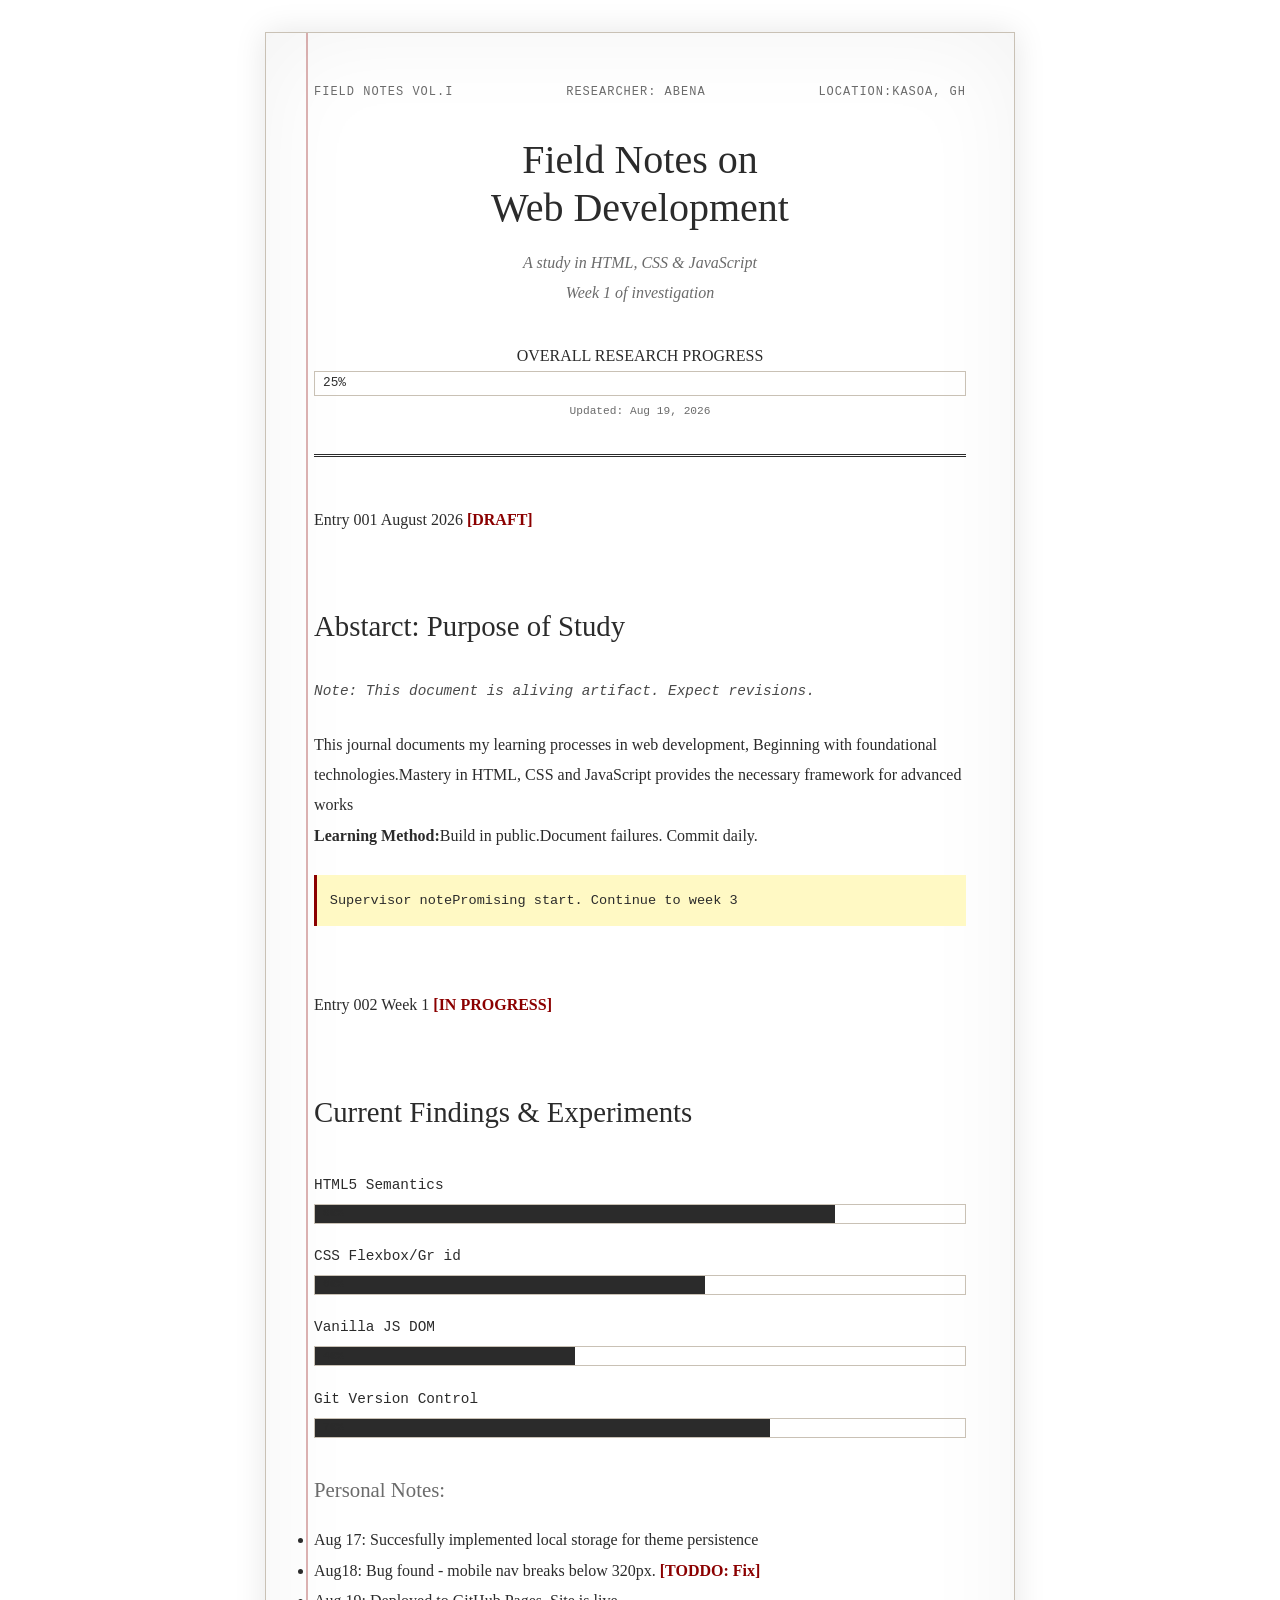
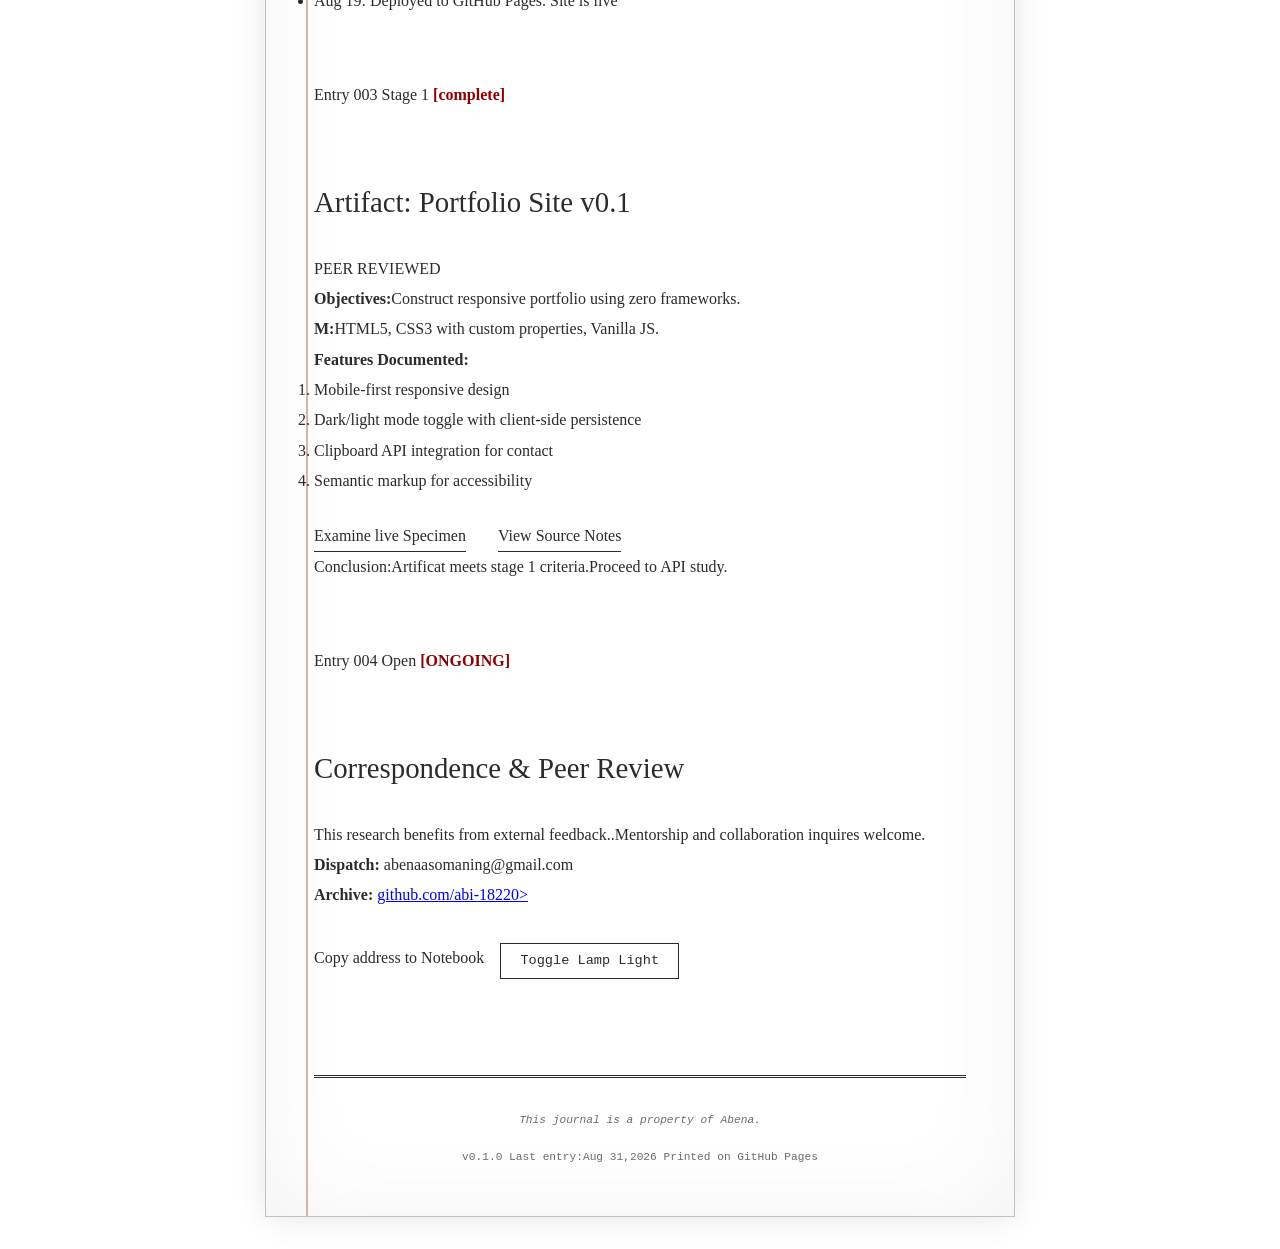
<file: INDEX.HTML>
<!DOCTYPE html>
    <html lang="en">
    <head>
        <meta charset="UTF-8">
        <meta name="viewport" content="width=device-width,initial-scale=1.0">
    <title>Field Notes | Abena -Portfolio </title>
        <link rel="stylesheet" href="style.css">
    </head>
    <body>

        <div class="journal">
            <header class="cover">
                <div class="entry-meta">
                    <span>FIELD NOTES VOL.I</span>
                    <span>RESEARCHER: ABENA</span>
                    <span>LOCATION:KASOA, GH</span>
           </div>
           <h1 class="title">Field Notes on<br>Web Development</h1>
           <div class="subtitle"> A study in HTML, CSS & JavaScript<br>Week 1 of investigation</div>

                <div class="progress container">
                    <div class="progress label">OVERALL RESEARCH PROGRESS</div>
                    <div class="progress-bar">
                        <div class="progress-fill" style="width: 25%;">25%</div>
                    </div>
                    <div class="progress-note">Updated: Aug 19, 2026</div>
                </div>
            </header>

                <article class="entry" id="abstact">
                    <div class="entry header">
                        <span class="entry-num">Entry 001</span>
                        <span class="entry data">August 2026</span>
                        <span class="entry-status">[DRAFT]</span>
                    </div>
                    <h2>Abstarct: Purpose of Study</h2>
                    <p class="handwritten-note">Note: This document is aliving artifact. Expect revisions.</p>
                    <p>
                        This journal documents my learning processes in web development,
                        Beginning with foundational technologies.Mastery in HTML, CSS and JavaScript provides the necessary framework for advanced works
                    </p>
                    <p>
                        <strong>Learning Method:</strong>Build in public.Document failures. Commit daily.
                    </p>

                    <div class="margin-note">
                        <span class="red pen">Supervisor note</span>Promising start. Continue to week 3
                    </div>
                </article>


           <article class="entry" id="abstact">
                    <div class="entry header">
                        <span class="entry-num">Entry 002</span>
                        <span class="entry data">Week 1</span>
                        <span class="entry-status">[IN PROGRESS]</span>
                    </div>
                    <h2>Current Findings & Experiments</h2>
                    
                <div class="skill-log">
                    <div class="skill-item">
                        <span>HTML5 Semantics</span>
                        <div class="skill-bar"><div class="skill-fill" style="width:80%;">80%</div></div>
                  </div>

                   
                    <div class="skill-item">
                        <span>CSS Flexbox/Gr id</span>
                        <div class="skill-bar"><div class="skill-fill" style="width:60%;">60%</div></div>
                  </div>


                   
                    <div class="skill-item">
                        <span>Vanilla JS DOM</span>
                        <div class="skill-bar"><div class="skill-fill" style="width:40%;">40%</div></div>
                  </div>



                   
                    <div class="skill-item">
                        <span>Git Version Control</span>
                        <div class="skill-bar"><div class="skill-fill" style="width:70%;">70%</div></div>
                  </div>
            </div>


              <h3>Personal Notes:</h3>
        <ul class="personal-notes">
            <li>Aug 17: Succesfully implemented local storage for theme persistence</li>
            <li>Aug18: Bug found - mobile nav breaks below 320px. <span class=red-pen>[TODDO: Fix]</span></li>
            <li>Aug 19: Deployed to GitHub Pages. Site is live</li>
        </ul>
        </article> 
        
        
             <article class="entry" id="abstact">
                    <div class="entry header">
                        <span class="entry-num">Entry 003</span>
                        <span class="entry data">Stage 1</span>
                        <span class="entry-status">[complete]</span>
                    </div>
                    <h2>Artifact: Portfolio Site v0.1</h2>
                    <div class="artificat-stamp">PEER REVIEWED</div>
                    <p><strong>Objectives:</strong>Construct responsive portfolio using zero frameworks.</p>
                     <p><strong>M:</strong>HTML5, CSS3 with custom properties, Vanilla JS.</p>
                     <p><strong>Features Documented:</strong></p>

                     <ol>
                        <li>Mobile-first responsive design</li>
                        <li>Dark/light mode toggle with client-side persistence</li>
                        <li>Clipboard API integration for contact</li>
                        <li>Semantic markup for accessibility</li>
                     </ol>
                        <div class="artifact-links">
                            <a href="https:// abi-18220.github.io/portfolio-site " target="_blank"> Examine live Specimen</a>
                            <a href="https://github.com/abi-18220/portfolio-site" target="_blank"> View Source Notes</a>
                        </div>
                        <div class="margin-notes">
                            <span class="red pen">Conclusion:</span>Artificat meets stage 1 criteria.Proceed to API study.
                        </div>
                        </article>


                          <article class="entry" id="contact">
                    <div class="entry header">
                        <span class="entry-num">Entry 004</span>
                        <span class="entry data">Open</span>
                        <span class="entry-status">[ONGOING]</span>
                    </div>
                    <h2>Correspondence & Peer Review</h2>
                    <p>This research benefits from external feedback..Mentorship and collaboration inquires welcome. </p>
                    <p><strong>Dispatch:</strong> <span id="email-text">abenaasomaning@gmail.com</span></p>
                    <p><strong>Archive:</strong> <a href="https://github.com/abi-18220" target="_blank"> github.com/abi-18220></a></p>


                        <div class="action-buttons">
                            <buttons id="copy-email" data-email="abenaasomaning@gmail.com">Copy address to Notebook</buttons>
                            <button id="theme-toggle">Toggle Lamp Light</button>
                        </div>
                            <span id="copy-status"></span>
                            </article>
                        </main>


                            <footer class="colophon">
                                <div class="footer-note">
                                    This journal is a property of Abena.
                                </div>
                                    <div class="version">
                                        v0.1.0 . Last entry: Aug 26. Printed on GitHub Pages
                                    </div>
                            </footer>
                            </div>

                                <script src="script.js"></script>
                                </body>
                                </html>
</file>
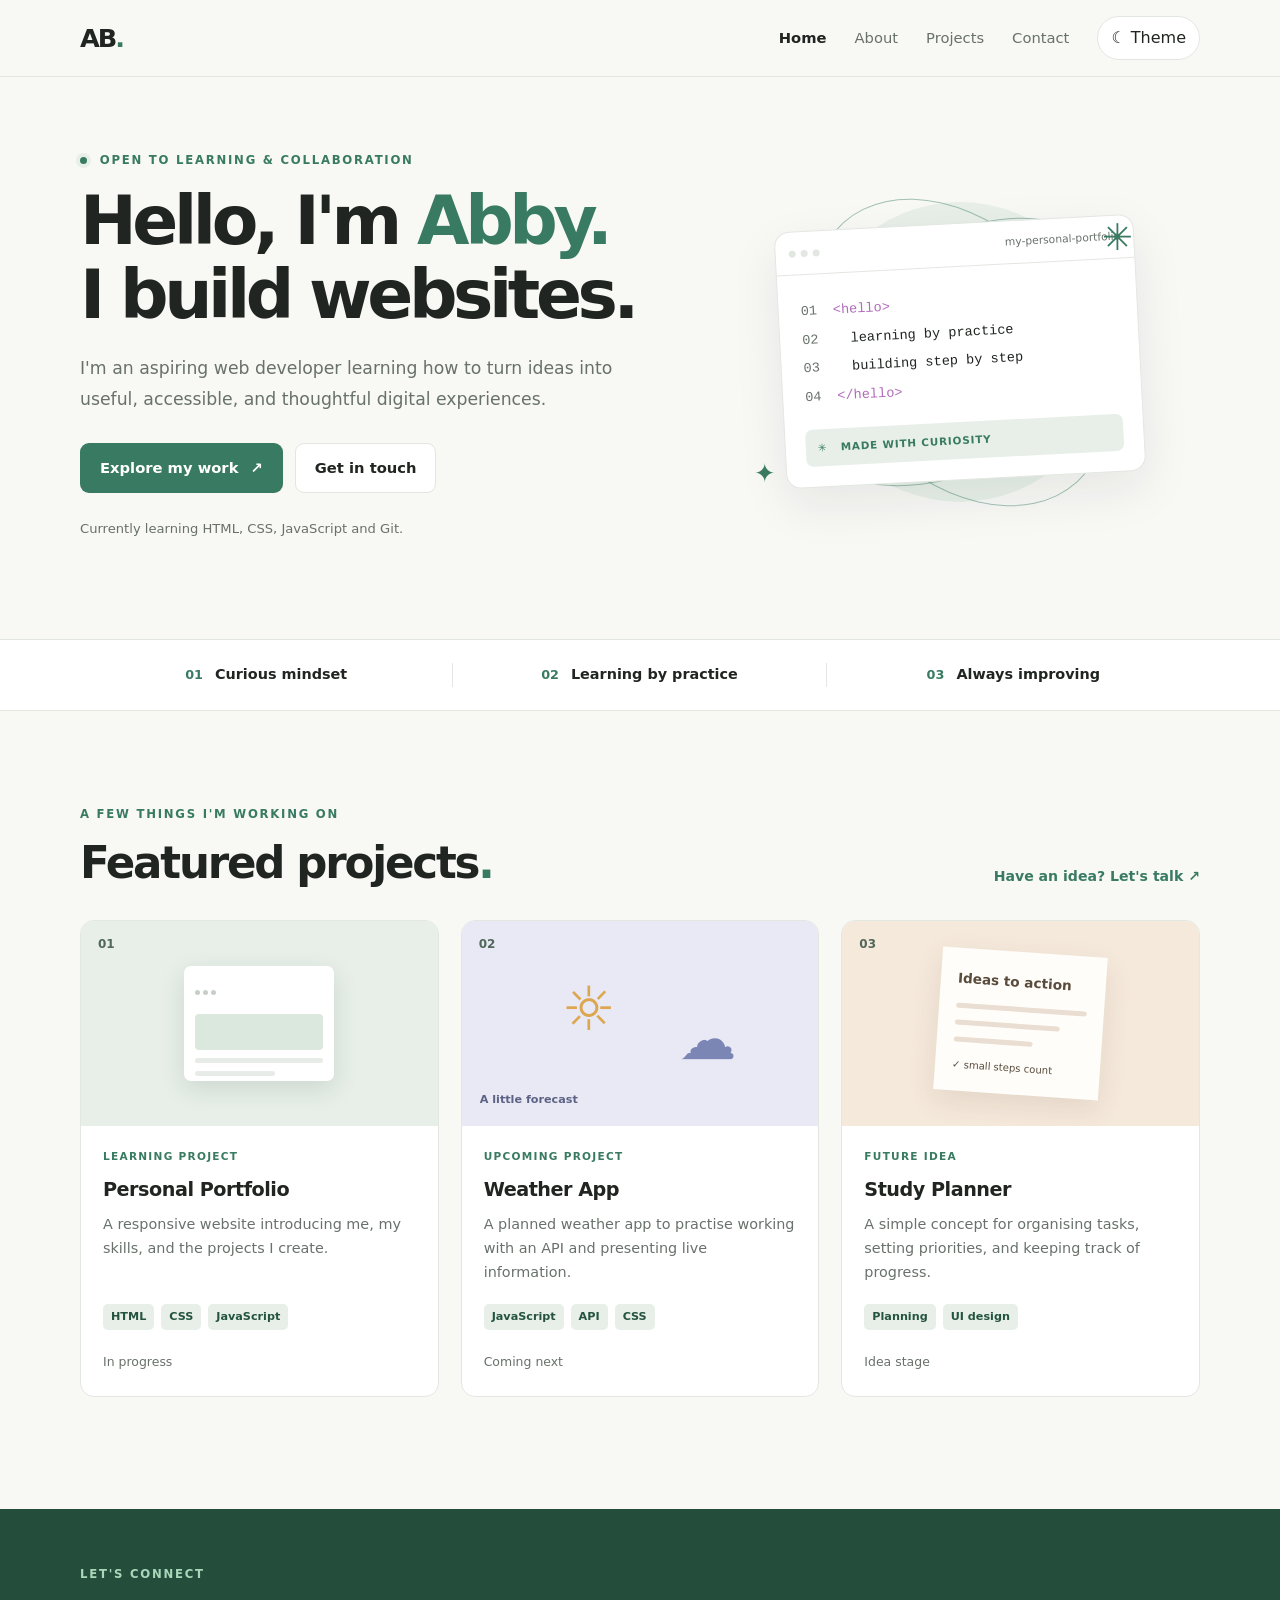
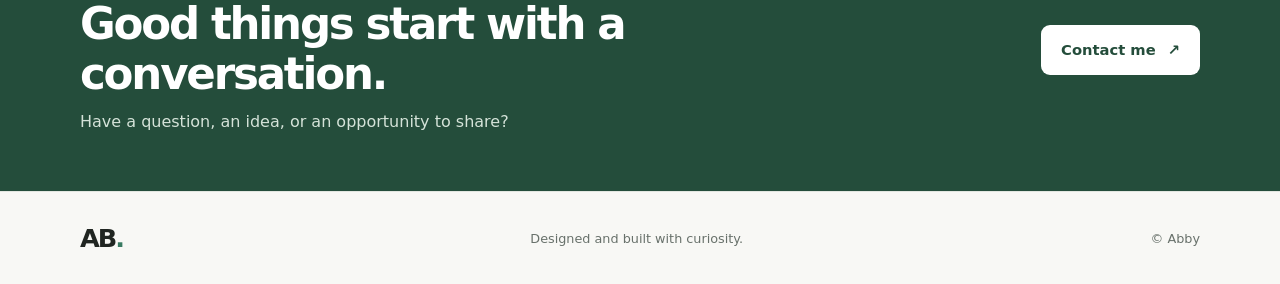
<file: PROJECT 2.0/index.html>
<!DOCTYPE html>
<html lang="en">
<head>
  <meta charset="UTF-8">
  <meta name="viewport" content="width=device-width, initial-scale=1.0">
  <meta name="description" content="The personal portfolio of Abena — learning, building, and sharing projects.">
  <title>Abby | Portfolio</title>
  <link rel="stylesheet" href="css/style.css">
  <script src="js/script.js" defer></script>
</head>
<body>
  <a class="skip-link" href="#main">Skip to content</a>
  <header class="site-header">
    <nav class="nav container" aria-label="Main navigation">
      <a class="logo" href="index.html" aria-label="Abby home">AB<span>.</span></a>
      <button class="menu-toggle" aria-label="Open navigation menu" aria-expanded="false">☰</button>
      <div class="nav-links">
        <a class="active" href="index.html">Home</a>
        <a href="about.html">About</a>
        <a href="index.html#projects">Projects</a>
        <a href="contact.html">Contact</a>
        <button class="theme-toggle" type="button" aria-label="Switch colour theme">☾ <span>Theme</span></button>
      </div>
    </nav>
  </header>

  <main id="main">
    <section class="hero container">
      <div class="hero-copy">
        <p class="eyebrow"><span class="status-dot"></span> OPEN TO LEARNING & COLLABORATION</p>
        <h1>Hello, I'm <span class="accent">Abby.</span><br>I build websites.</h1>
        <p class="hero-text">I'm an aspiring web developer learning how to turn ideas into useful, accessible, and thoughtful digital experiences.</p>
        <div class="hero-actions">
          <a class="button primary" href="#projects">Explore my work <span aria-hidden="true">↗</span></a>
          <a class="button secondary" href="contact.html">Get in touch</a>
        </div>
        <p class="hero-note">Currently learning HTML, CSS, JavaScript and Git.</p>
      </div>
      <div class="hero-art" aria-label="Decorative abstract portfolio illustration" role="img">
        <div class="art-orbit orbit-one"></div>
        <div class="art-orbit orbit-two"></div>
        <div class="art-card">
          <div class="art-card-top"><span></span><span></span><span></span><b>my-personal-portfolio</b></div>
          <div class="code-lines">
            <p><i>01</i> <span class="code-purple">&lt;hello&gt;</span></p>
            <p><i>02</i> &nbsp; learning by practice</p>
            <p><i>03</i> &nbsp; building step by step</p>
            <p><i>04</i> <span class="code-purple">&lt;/hello&gt;</span></p>
          </div>
          <div class="art-badge">✳ &nbsp; MADE WITH CURIOSITY</div>
        </div>
        <div class="floating-star star-a">✳</div><div class="floating-star star-b">✦</div>
      </div>
    </section>

    <section class="quick-facts">
      <div class="container facts-grid">
        <div><strong>01</strong><span>Curious mindset</span></div>
        <div><strong>02</strong><span>Learning by practice</span></div>
        <div><strong>03</strong><span>Always improving</span></div>
      </div>
    </section>

    <section class="section container" id="projects">
      <div class="section-heading">
        <div><p class="eyebrow">A FEW THINGS I'M WORKING ON</p><h2>Featured projects<span class="accent">.</span></h2></div>
        <a class="text-link" href="contact.html">Have an idea? Let's talk ↗</a>
      </div>
      <div class="project-grid">
        <article class="project-card">
          <div class="project-visual visual-one"><span class="visual-symbol">01</span><div class="mini-window"><span></span><span></span><span></span><div class="mini-block"></div><div class="mini-line"></div><div class="mini-line short"></div></div></div>
          <div class="project-content"><p class="project-type">LEARNING PROJECT</p><h3>Personal Portfolio</h3><p>A responsive website introducing me, my skills, and the projects I create.</p><div class="tags"><span>HTML</span><span>CSS</span><span>JavaScript</span></div><span class="project-status">In progress</span></div>
        </article>
        <article class="project-card">
          <div class="project-visual visual-two"><span class="visual-symbol">02</span><div class="weather-sun">☼</div><div class="weather-cloud">☁</div><div class="weather-label">A little forecast</div></div>
          <div class="project-content"><p class="project-type">UPCOMING PROJECT</p><h3>Weather App</h3><p>A planned weather app to practise working with an API and presenting live information.</p><div class="tags"><span>JavaScript</span><span>API</span><span>CSS</span></div><span class="project-status">Coming next</span></div>
        </article>
        <article class="project-card">
          <div class="project-visual visual-three"><span class="visual-symbol">03</span><div class="notes-paper"><b>Ideas to action</b><div></div><div></div><div></div><span>✓ small steps count</span></div></div>
          <div class="project-content"><p class="project-type">FUTURE IDEA</p><h3>Study Planner</h3><p>A simple concept for organising tasks, setting priorities, and keeping track of progress.</p><div class="tags"><span>Planning</span><span>UI design</span></div><span class="project-status">Idea stage</span></div>
        </article>
      </div>
      <p class="small-note"></p>
    </section>

    <section class="cta-band">
      <div class="container cta-inner"><div><p class="eyebrow">LET'S CONNECT</p><h2>Good things start with a conversation.</h2><p>Have a question, an idea, or an opportunity to share?</p></div><a class="button light-button" href="contact.html">Contact me <span aria-hidden="true">↗</span></a></div>
    </section>
  </main>

  <footer class="site-footer"><div class="container footer-inner"><a class="logo" href="index.html">AB<span>.</span></a><p>Designed and built with curiosity.</p><p>© <span class="2026"></span> Abby</p></div></footer>
</body>
</html>
</file>
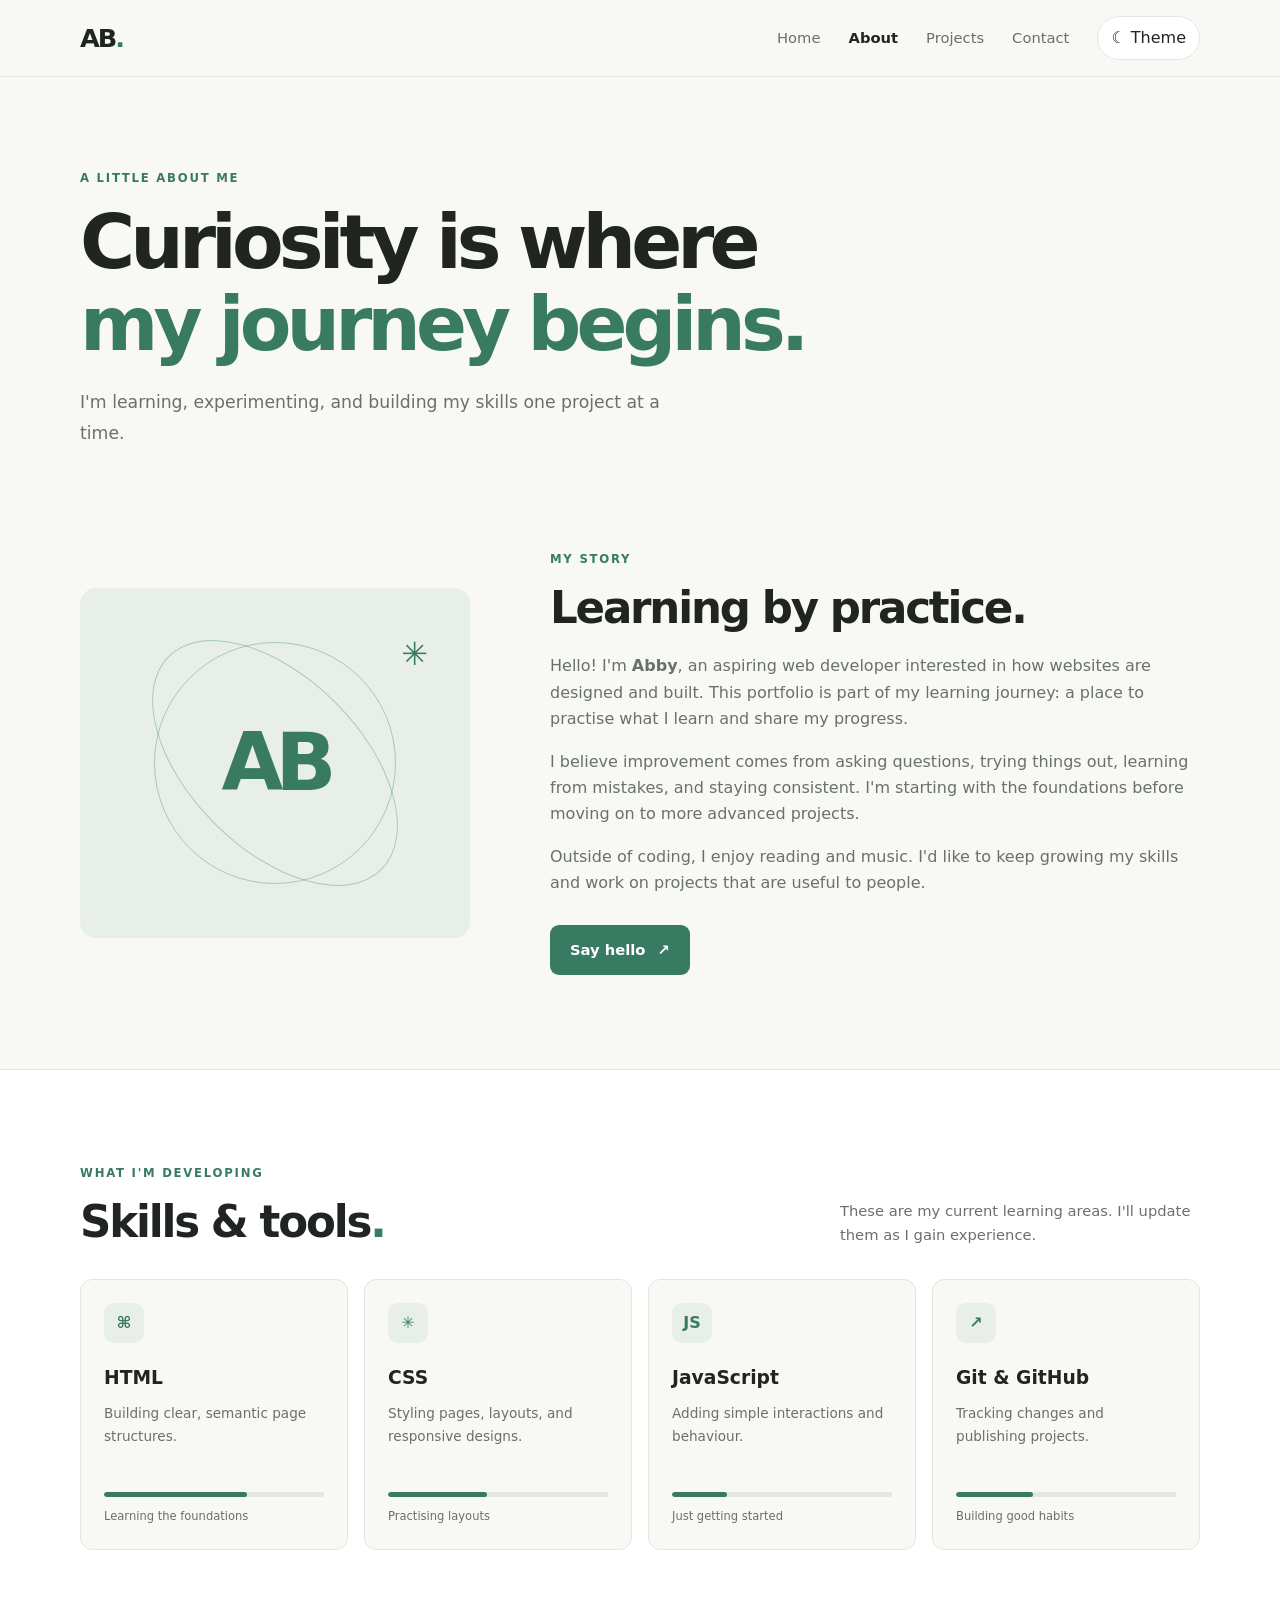
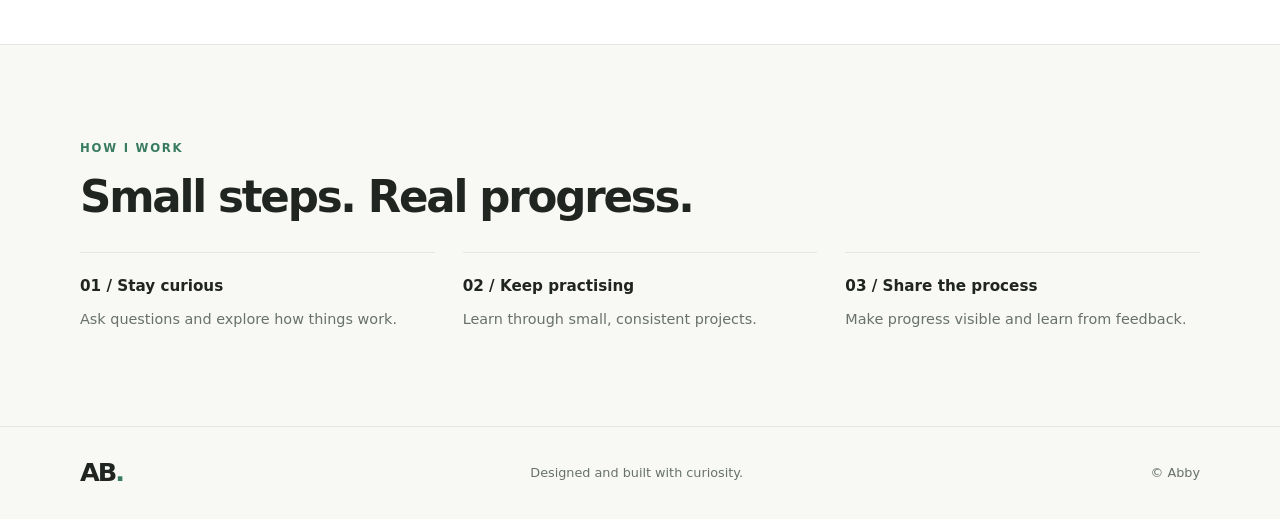
<file: PROJECT 2.0/about.html>
<!DOCTYPE html>
<html lang="en">
<head>
  <meta charset="UTF-8">
  <meta name="viewport" content="width=device-width, initial-scale=1.0">
  <meta name="description" content="Learn more about Abby, their background, skills, and learning journey.">
  <title>About | Abby</title>
  <link rel="stylesheet" href="css/style.css">
  <script src="js/script.js" defer></script>
</head>
<body>
  <a class="skip-link" href="#main">Skip to content</a>
  <header class="site-header"><nav class="nav container" aria-label="Main navigation">
    <a class="logo" href="index.html">AB<span>.</span></a>
    <button class="menu-toggle" aria-label="Open navigation menu" aria-expanded="false">☰</button>
    <div class="nav-links"><a href="index.html">Home</a><a class="active" href="about.html">About</a><a href="index.html#projects">Projects</a><a href="contact.html">Contact</a><button class="theme-toggle" type="button" aria-label="Switch colour theme">☾ <span>Theme</span></button></div>
  </nav></header>
  <main id="main">
    <section class="page-hero container"><p class="eyebrow">A LITTLE ABOUT ME</p><h1>Curiosity is where<br><span class="accent">my journey begins.</span></h1><p class="hero-text">I'm learning, experimenting, and building my skills one project at a time.</p></section>
    <section class="section container about-layout">
      <div class="about-mark" aria-hidden="true"><span>AB</span><i>✳</i></div>
      <div class="about-copy"><p class="eyebrow">MY STORY</p><h2>Learning by practice.</h2>
        <p>Hello! I'm <strong>Abby</strong>, an aspiring web developer interested in how websites are designed and built. This portfolio is part of my learning journey: a place to practise what I learn and share my progress.</p>
        <p>I believe improvement comes from asking questions, trying things out, learning from mistakes, and staying consistent. I'm starting with the foundations before moving on to more advanced projects.</p>
        <p>Outside of coding, I enjoy reading and music. I'd like to keep growing my skills and work on projects that are useful to people.</p>
        <a class="button primary" href="contact.html">Say hello <span aria-hidden="true">↗</span></a>
      </div>
    </section>
    <section class="section skills-section"><div class="container"><div class="section-heading"><div><p class="eyebrow">WHAT I'M DEVELOPING</p><h2>Skills & tools<span class="accent">.</span></h2></div><p class="section-intro">These are my current learning areas. I'll update them as I gain experience.</p></div>
      <div class="skills-grid">
        <article class="skill-card"><span class="skill-icon">⌘</span><h3>HTML</h3><p>Building clear, semantic page structures.</p><div class="skill-track"><span style="width:65%"></span></div><small>Learning the foundations</small></article>
        <article class="skill-card"><span class="skill-icon">✳</span><h3>CSS</h3><p>Styling pages, layouts, and responsive designs.</p><div class="skill-track"><span style="width:45%"></span></div><small>Practising layouts</small></article>
        <article class="skill-card"><span class="skill-icon">JS</span><h3>JavaScript</h3><p>Adding simple interactions and behaviour.</p><div class="skill-track"><span style="width:25%"></span></div><small>Just getting started</small></article>
        <article class="skill-card"><span class="skill-icon">↗</span><h3>Git & GitHub</h3><p>Tracking changes and publishing projects.</p><div class="skill-track"><span style="width:35%"></span></div><small>Building good habits</small></article>
      </div>
    </div></section>
    <section class="section container values-section"><p class="eyebrow">HOW I WORK</p><h2>Small steps. Real progress.</h2><div class="values-grid"><div><b>01 / Stay curious</b><p>Ask questions and explore how things work.</p></div><div><b>02 / Keep practising</b><p>Learn through small, consistent projects.</p></div><div><b>03 / Share the process</b><p>Make progress visible and learn from feedback.</p></div></div></section>
  </main>
  <footer class="site-footer"><div class="container footer-inner"><a class="logo" href="index.html">AB<span>.</span></a><p>Designed and built with curiosity.</p><p>© <span class="2026"></span> Abby</p></div></footer>
</body>
</html>
</file>
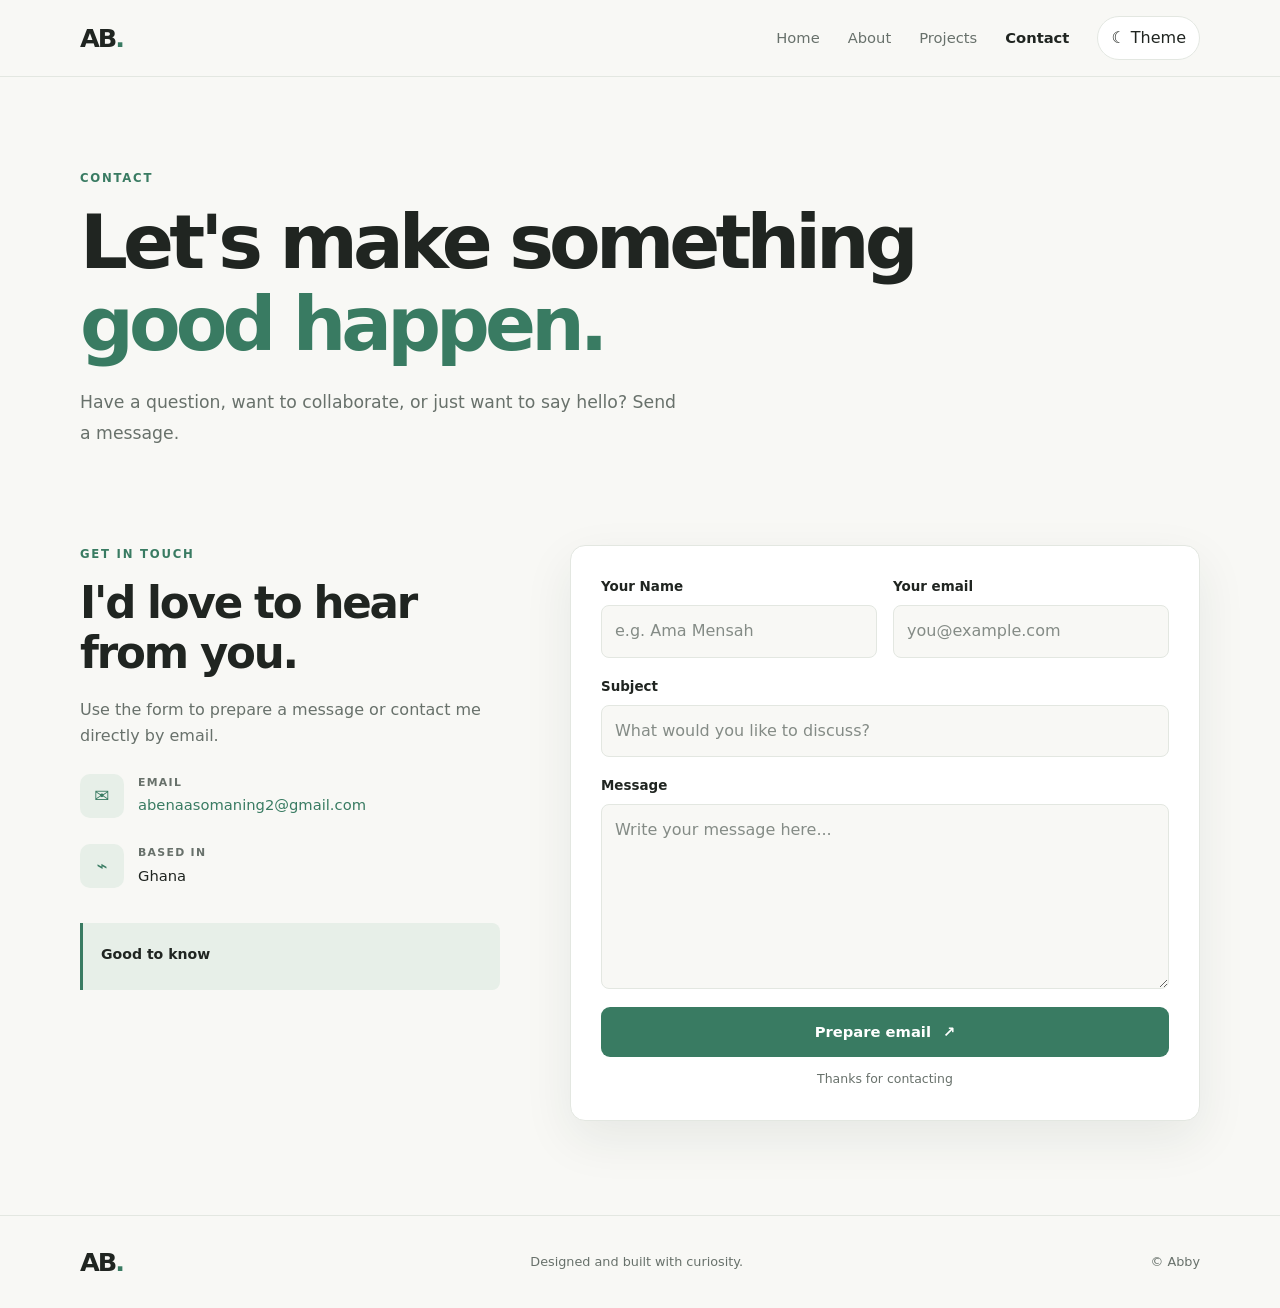
<file: PROJECT 2.0/contact.html>
<!DOCTYPE html>
<html lang="en">
<head>
  <meta charset="UTF-8">
  <meta name="viewport" content="width=device-width, initial-scale=1.0">
  <meta name="description" content="Contact Abby about projects, collaboration, or opportunities.">
  <title>Contact | Abby</title>
  <link rel="stylesheet" href="css/style.css">
  <script src="js/script.js" defer></script>
</head>
<body>
  <a class="skip-link" href="#main">Skip to content</a>
  <header class="site-header"><nav class="nav container" aria-label="Main navigation">
    <a class="logo" href="index.html">AB<span>.</span></a>
    <button class="menu-toggle" aria-label="Open navigation menu" aria-expanded="false">☰</button>
    <div class="nav-links"><a href="index.html">Home</a><a href="about.html">About</a><a href="index.html#projects">Projects</a><a class="active" href="contact.html">Contact</a><button class="theme-toggle" type="button" aria-label="Switch colour theme">☾ <span>Theme</span></button></div>
  </nav></header>
  <main id="main">
    <section class="page-hero container"><p class="eyebrow">CONTACT</p><h1>Let's make something<br><span class="accent">good happen.</span></h1><p class="hero-text">Have a question, want to collaborate, or just want to say hello? Send a message.</p></section>
    <section class="section container contact-layout">
      <aside class="contact-info"><p class="eyebrow">GET IN TOUCH</p><h2>I'd love to hear from you.</h2><p>Use the form to prepare a message or contact me directly by email. </p>
        <div class="contact-detail"><span class="detail-icon">✉</span><div><small>EMAIL</small><a href="mailto:your.email@example.com">abenaasomaning2@gmail.com</a></div></div>
        <div class="contact-detail"><span class="detail-icon">⌁</span><div><small>BASED IN</small><p>Ghana</p></div></div>
        <div class="contact-note"><b>Good to know</b><p></p></div>
      </aside>
      <div class="contact-form-wrap"><form id="contact-form">
        <div class="form-row"><div class="form-field"><label for="name">Your Name</label><input id="name" name="name" type="text" placeholder="e.g. Ama Mensah" required autocomplete="name"></div><div class="form-field"><label for="email">Your email</label><input id="email" name="email" type="email" placeholder="you@example.com" required autocomplete="email"></div></div>
        <div class="form-field"><label for="subject">Subject</label><input id="subject" name="subject" type="text" placeholder="What would you like to discuss?" required></div>
        <div class="form-field"><label for="message">Message</label><textarea id="message" name="message" rows="6" placeholder="Write your message here..." required></textarea></div>
        <button class="button primary submit-button" type="submit">Prepare email <span aria-hidden="true">↗</span></button>
        <p id="form-status" class="form-status" role="status" aria-live="polite">Thanks for contacting</p>
      </form></div>
    </section>
  </main>
  <footer class="site-footer"><div class="container footer-inner"><a class="logo" href="index.html">AB<span>.</span></a><p>Designed and built with curiosity.</p><p>© <span class="2026"></span> Abby</p></div></footer>
</body>
</html>
</file>
<file: style.css>
:root {
    --paper: #F4F1EA;
    --paper: aged #e8e2d5;
    --ink: #2B2B2B;
    --ink-light: #6B6B6B;
    --red-pen: #8b0000;
    --pencil: #4A4A4A;
    --border: #C9C1B5;
    --highlight: #FFF9C4;
}

[data-theme="lamp"] {
    --paper: #2B2B2B;
    --paper: aged #1F1F1F;
    --ink: #F4F1EA;
    --inl-light: #B8B8B8;
    --red-pen: #FF6B6B;
    --pencil: #9a9a9a;
    --border: #4A4A4A;
    --highlight: #3A3A00;

}

* {
    MARGIN:0;
    padding:0;
    box-sizing:border-box;
}

body{
    font-family:'Georgia' , serif;
    background: var(--paper-aged);
    color: var(--ink);
    line-height: 1.9;
    padding: 2rem 1rem;
}

    .journal{
        max-width:750px;
        margin:0 auto;
        background:var(--paper);
        box-shadow: 0 0 30px rgba(0,0,0,0.1), inset 0 0 100px rgba(0,0,0,0.05);
        border: 1px solid var(--border);
        padding: 3rem;
        position: relative;
    }    
    
    
        .journal::before{
            content: '';
            position: absolute;
            top: 0;
            left: 40px;
            width: 2px;
            height: 100%;
            background: var(--red-pen);
            opacity: 0.3;
        }


            .cover{
                text-align: center;
                border-bottom: 3px double var(--ink);
                padding-bottom: 2rem;
                margin-bottom: 3rem;
            }
            .entry-meta{
                font-family: 'Courier New', Courier, monospace;
                font-size: 0.75rem;
                display:flex;
                justify-content: space-between;
                color: var(--ink-light);
                margin-bottom: 2rem;
                text-transform: uppercase;
                letter-spacing: 1px;
            }


            .title{
                font-size: 2.5rem;
                font-weight: normal;
                line-height: 1.2;
                margin-bottom: 1rem;
            }


            .subtitle{
                font-style: italic;
                color: var(--ink-light);
                margin-bottom: 2rem;
            }


            .progress-container{
                margin-top: 2rem;
                text-align: left;
            }


            .progress-label{
                font-family:'Courier New', Courier, monospace;
                font-size: 0.8rem;
                letter-spacing: 1px;
                margin-bottom: 0.5rem;
            }

            .progress-bar{
                background:var(--paper-aged);
                border:1px solid var(--border);
                height:25px;
                position:relative;

            }


            .progress-fill{
                background: repeating-linear-gradient(
                    45deg,
                    var(--ink),
                    var(--ink)10px,
                    var(--ink-light) 10px,
                    var(--ink-light) 20px,
                );
                height:100%;
                color:var(--paper);
                font-family: 'Courier New', Courier, monospace;
                font-size: 0.8rem;
                display:flex;
                align-items: center;
                padding-left: 0.5rem;
                transition: width 0.5s;
            }


            .progress-note{
                font-family: 'Courier New', Courier, monospace;
                font-size: 0.7rem;
                color:var(--ink-light);
                margin-top: 0.3rem;
            }

            .entry{
                margin-bottom: 4rem;
                position: relative;
            }

            .entry-header{
                font-family: 'Courier New', Courier, monospace;
                font-size: 0,8rem;
                display: flex;
                gap: 1.5rem;
                margin-bottom: 1rem;
                color: var(--ink-light);
                border-bottom: 1px solid var(--border);
                padding-bottom: 0.5rem;
            }


            .entry-status{
                color: var(--red-pen);
                font-weight: bold;
            }

            h2{
                font-size:1.8rem;
                font-weight: normal;
                margin-bottom: 1.5rem;
            }

            h3{
                font-size: 1.3rem;
                font-weight: normal;
                margin: 2rem 0 1rem;
                color: var(--ink-light);
            }

            .handwritten-note{
                font-family: 'Courier New', Courier, monospace;
                font-size: 0.9rem;
                color: var(--pencil);
                font-style: italic;
                margin-bottom: 1.5rem;
            }

            .margin-note{
                font-family: 'Courier New', Courier, monospace;
                font-size: 0.85rem;
                background: var(--highlight);
                padding: 0.8rem;
                margin: 1.5rem 0;
                border-left: 3px solid var(--red-pen);
            }

            .red-pen{
                color: var(--red-pen);
                font-weight: bold;
            }

            .skill-log{
                margin: 2rem 0;
            }

            .skill-item{
                margin-bottom: 1.2rem;
            }

            .skill-item span{
                font-family: 'Courier New', Courier, monospace;
                font-size: 0.9rem;
                display: block;
                margin-bottom: 0.3rem;
            }

            .skill-bar{
                background: var(--paper-aged);
                border: 1px solid var(--border);
                height: 20px;
            }

            .skill-fill{
                background: var(--ink);
                height: 100%;
                font-family: 'Courier New', Courier, monospace;
                font-size: 0.7rem;
                color: var(--paper);
                display: flex;
                align-items: center;
                padding-left: 0.5rem;
            }


            .lab-notes{
                list-style: none;
                margin-left: 1rem;
            }

            .lab-notes li{
                margin-bottom: 0.8rem;
                position: relative;
                padding-left: 1.5rem;
            }

            .lab-notes ::before{
                content: ;
                position: absolute;
                left: 0;
                color: var(--ink-light);
            }

            .artifact-stamp{
                display: inline-block;
                border: 2px solid var(--red-pen);
                color: var(--red-pen);
                font-family: 'Courier New', Courier, monospace;
                padding: 0.3rem 0.8rem;
                transform: rotate(-5deg);
                font-size: 0.8rem;
                margin-bottom: 1rem;
            }

            .artifact-links{
                display: flex;
                gap:2rem;
                margin-top: 1.5rem;
            }

            .artifact-links a{
                color:var(--ink);
                text-decoration: none;
                border-bottom: 1px solid var(--ink);
            }


            .artifact-links a:hover{
                color:var(--red-pen);
                border-color: var(--red-pen);
            }

            .action-buttons{
                display: flex;
                gap: 1rem;
                margin: 2rem 0 1rem;
                flex-wrap: wrap;
            }

            button{
                background: transparent;
                border: 1px solid var(--ink);
                color: var(--ink);
                padding: 0.6rem 1.2rem;
                font-family: 'Courier New', Courier, monospace;
                cursor: pointer;
                font-size: 0.85rem;
            }


            button:hover{
                background:var(--ink);
                color: var(--paper);
            }

            #copy-status{
                font-family: 'Courier New', Courier, monospace;
                font-size: 0.8rem;
                color: var(--red-pen);
                display: block;
                height: 1rem;
            }

            .colophon {
                border-top: 3px double var(--ink);
                padding-top: 2rem;
                margin-top: 4rem;
                text-align: center;
                font-family: 'Courier New', Courier, monospace;
                font-size: 0.7rem;
                color:var(--ink-light);
            }



            .footer-note{
                margin-bottom:1rem;
                font-style: italic;
            }



            @media(max-width:768px){
                .journal {padding:1.5rem;}
                .journal::before{left:20px;}
                .title{font-size: 1.8rem;}
                .entry-meta{flex-direction: column;gap: 0.3rem;}
                .action-buttons{flex-direction: column;}
                button{width:100%;}
            }
</file>
<file: PROJECT 2.0/css/style.css>
:root {
  --bg: #f8f8f5; --surface: #ffffff; --text: #202521; --muted: #68716b;
  --accent: #397b62; --accent-dark: #24533f; --soft: #e7efe8; --line: #e3e7e1;
  --shadow: 0 18px 50px rgba(30, 55, 40, .08);
}
body.dark-theme {
  --bg: #141a17; --surface: #1e2722; --text: #edf2ee; --muted: #b0bcb4;
  --accent: #8ed0ae; --accent-dark: #b0e5c6; --soft: #26382e; --line: #35443b;
  --shadow: 0 18px 50px rgba(0, 0, 0, .22);
}
* { box-sizing: border-box; }
html { scroll-behavior: smooth; scroll-padding-top: 90px; }
body { margin: 0; background: var(--bg); color: var(--text); font-family: Inter, ui-sans-serif, system-ui, -apple-system, BlinkMacSystemFont, "Segoe UI", sans-serif; line-height: 1.65; transition: background .2s, color .2s; }
a { color: inherit; text-decoration: none; }
button, input, textarea { font: inherit; }
button, a { -webkit-tap-highlight-color: transparent; }
.container { width: min(1120px, calc(100% - 44px)); margin-inline: auto; }
.skip-link { position: absolute; left: -9999px; top: 8px; z-index: 99; background: var(--surface); padding: 10px 14px; }
.skip-link:focus { left: 10px; }
.site-header { position: sticky; top: 0; z-index: 20; background: color-mix(in srgb, var(--bg) 90%, transparent); backdrop-filter: blur(14px); border-bottom: 1px solid var(--line); }
.nav { min-height: 76px; display: flex; align-items: center; justify-content: space-between; gap: 24px; }
.logo { font-size: 1.6rem; font-weight: 850; letter-spacing: -.08em; }
.logo span, .accent { color: var(--accent); }
.nav-links { display: flex; align-items: center; gap: 28px; }
.nav-links > a { font-size: .92rem; color: var(--muted); transition: color .2s; }
.nav-links > a:hover, .nav-links > a.active { color: var(--text); }
.nav-links > a.active { font-weight: 750; }
.theme-toggle { border: 1px solid var(--line); background: var(--surface); color: var(--text); border-radius: 999px; padding: 8px 13px; cursor: pointer; }
.menu-toggle { display: none; border: 1px solid var(--line); border-radius: 10px; padding: 7px 10px; background: var(--surface); color: var(--text); font-size: 1.2rem; }
.hero { min-height: 560px; display: grid; grid-template-columns: 1.1fr .9fr; align-items: center; gap: 54px; padding-block: 74px 86px; }
.eyebrow { margin: 0 0 14px; color: var(--accent); font-size: .73rem; font-weight: 800; letter-spacing: .15em; }
.status-dot { display: inline-block; width: 7px; height: 7px; margin-right: 7px; border-radius: 50%; background: var(--accent); box-shadow: 0 0 0 4px var(--soft); }
h1, h2, h3, p { margin-top: 0; }
h1 { margin-bottom: 22px; font-size: clamp(2.65rem, 5.3vw, 4.6rem); line-height: 1.08; letter-spacing: -.065em; font-weight: 820; }
.hero-text { max-width: 540px; color: var(--muted); font-size: 1.08rem; line-height: 1.8; }
.hero-actions { display: flex; flex-wrap: wrap; gap: 12px; margin-top: 28px; }
.button { min-height: 48px; display: inline-flex; justify-content: center; align-items: center; gap: 12px; border: 1px solid transparent; border-radius: 9px; padding: 12px 19px; font-weight: 750; font-size: .92rem; cursor: pointer; transition: transform .2s, background .2s; }
.button:hover { transform: translateY(-2px); }
.primary { background: var(--accent); color: #fff; }
.primary:hover { background: var(--accent-dark); }
body.dark-theme .primary { color: #142019; }
.secondary { border-color: var(--line); background: var(--surface); color: var(--text); }
.hero-note { margin-top: 25px; color: var(--muted); font-size: .82rem; }
.hero-art { position: relative; display: grid; place-items: center; min-height: 340px; isolation: isolate; }
.hero-art::before { content: ""; position: absolute; z-index: -2; width: 300px; height: 300px; border-radius: 50%; background: var(--soft); }
.art-orbit { position: absolute; border: 1px solid var(--accent); border-radius: 50%; opacity: .45; }
.orbit-one { width: 360px; height: 230px; transform: rotate(-30deg); }
.orbit-two { width: 350px; height: 245px; transform: rotate(48deg); }
.art-card { width: min(100%, 360px); position: relative; background: var(--surface); border: 1px solid var(--line); border-radius: 15px; overflow: hidden; box-shadow: var(--shadow); transform: rotate(-3deg); }
.art-card-top { height: 43px; display: flex; align-items: center; gap: 5px; padding: 0 13px; border-bottom: 1px solid var(--line); color: var(--muted); font-size: .67rem; }
.art-card-top > span { width: 7px; height: 7px; border-radius: 50%; background: var(--line); }
.art-card-top b { margin-left: auto; font-weight: 500; }
.code-lines { padding: 23px 22px 18px; font: .85rem/2.1 ui-monospace, SFMono-Regular, Menlo, monospace; }
.code-lines p { margin: 0; }
.code-lines i { display: inline-block; width: 24px; color: var(--muted); font-style: normal; }
.code-purple { color: #b16bba; }
.art-badge { margin: 0 20px 20px; padding: 10px 12px; border-radius: 7px; background: var(--soft); color: var(--accent); font-size: .65rem; font-weight: 800; letter-spacing: .08em; }
.floating-star { position: absolute; color: var(--accent); }
.star-a { top: 26px; right: 14%; font-size: 2.3rem; }
.star-b { bottom: 28px; left: 7%; font-size: 1.6rem; }
.quick-facts { border-block: 1px solid var(--line); background: var(--surface); }
.facts-grid { display: grid; grid-template-columns: repeat(3, 1fr); padding-block: 23px; }
.facts-grid div { display: flex; align-items: center; justify-content: center; gap: 12px; border-right: 1px solid var(--line); }
.facts-grid div:last-child { border-right: 0; }
.facts-grid strong { color: var(--accent); font-size: .8rem; }
.facts-grid span { font-size: .9rem; font-weight: 650; }
.section { padding-block: 94px; }
.section-heading { display: flex; align-items: end; justify-content: space-between; gap: 24px; margin-bottom: 32px; }
h2 { margin-bottom: 0; font-size: clamp(2rem, 3.4vw, 3rem); line-height: 1.15; letter-spacing: -.05em; }
.text-link { color: var(--accent); font-weight: 750; font-size: .88rem; }
.project-grid { display: grid; grid-template-columns: repeat(3, 1fr); gap: 22px; }
.project-card { background: var(--surface); border: 1px solid var(--line); border-radius: 14px; overflow: hidden; transition: transform .2s, box-shadow .2s; }
.project-card:hover { transform: translateY(-5px); box-shadow: var(--shadow); }
.project-visual { height: 205px; position: relative; overflow: hidden; display: grid; place-items: center; }
.visual-one { background: #e7efe8; }
.visual-two { background: #e8e9f5; }
.visual-three { background: #f5e9dc; }
body.dark-theme .visual-one { background: #293b31; } body.dark-theme .visual-two { background: #303044; } body.dark-theme .visual-three { background: #42352c; }
.visual-symbol { position: absolute; top: 14px; left: 17px; color: #52685b; font-size: .75rem; font-weight: 800; }
.mini-window { width: 150px; height: 115px; background: #fff; border-radius: 7px; box-shadow: 0 8px 24px #223b2820; padding: 11px; }
.mini-window > span { display: inline-block; width: 5px; height: 5px; margin-right: 3px; border-radius: 50%; background: #c6d0c8; }
.mini-block { height: 36px; margin-top: 10px; border-radius: 4px; background: #dbe8dd; }
.mini-line { width: 100%; height: 5px; margin-top: 8px; border-radius: 9px; background: #e8ece8; }
.mini-line.short { width: 62%; }
.weather-sun { position: absolute; top: 38px; left: 28%; font-size: 3.8rem; color: #dca74e; }
.weather-cloud { position: absolute; bottom: 39px; right: 23%; font-size: 3.6rem; color: #7c86b4; }
.weather-label { position: absolute; bottom: 17px; left: 18px; font-size: .7rem; color: #5d6284; font-weight: 750; }
.notes-paper { width: 165px; padding: 17px; transform: rotate(4deg); background: #fffdf9; box-shadow: 0 10px 28px #5a3e251c; color: #594c3d; }
.notes-paper b { font-size: .85rem; }
.notes-paper div { height: 5px; margin-top: 12px; border-radius: 9px; background: #e9ded1; }
.notes-paper div:nth-of-type(2) { width: 80%; } .notes-paper div:nth-of-type(3) { width: 60%; }
.notes-paper span { display: block; margin-top: 15px; font-size: .63rem; }
.project-content { padding: 22px; }
.project-type { margin-bottom: 8px; color: var(--accent); font-size: .66rem; font-weight: 800; letter-spacing: .12em; }
.project-content h3 { margin-bottom: 8px; font-size: 1.2rem; letter-spacing: -.025em; }
.project-content > p:not(.project-type) { min-height: 76px; color: var(--muted); font-size: .9rem; }
.tags { display: flex; flex-wrap: wrap; gap: 7px; margin-bottom: 18px; }
.tags span { padding: 4px 8px; border-radius: 5px; background: var(--soft); color: var(--accent-dark); font-size: .7rem; font-weight: 700; }
.project-status { color: var(--muted); font-size: .78rem; }
.small-note { margin: 18px 0 0; color: var(--muted); font-size: .8rem; }
.cta-band { background: #244d3b; color: #fff; }
.cta-inner { display: flex; align-items: center; justify-content: space-between; gap: 32px; padding-block: 56px; }
.cta-inner .eyebrow { color: #a9d7b9; }
.cta-inner h2 { max-width: 620px; margin-bottom: 10px; }
.cta-inner p:not(.eyebrow) { margin-bottom: 0; color: #d5e3d9; }
.light-button { background: #fff; color: #244d3b; white-space: nowrap; }
.site-footer { border-top: 1px solid var(--line); }
.footer-inner { min-height: 92px; display: flex; align-items: center; justify-content: space-between; gap: 18px; }
.footer-inner p { margin: 0; color: var(--muted); font-size: .8rem; }
.page-hero { padding-block: 92px 54px; }
.page-hero h1 { font-size: clamp(2.8rem, 6vw, 4.7rem); }
.page-hero .hero-text { max-width: 610px; }
.about-layout { display: grid; grid-template-columns: .75fr 1.25fr; gap: 80px; align-items: center; padding-top: 30px; }
.about-mark { min-height: 350px; display: grid; place-items: center; position: relative; border-radius: 16px; background: var(--soft); overflow: hidden; }
.about-mark::before, .about-mark::after { content: ""; position: absolute; width: 240px; height: 240px; border: 1px solid var(--accent); border-radius: 50%; opacity: .35; }
.about-mark::after { width: 300px; height: 170px; transform: rotate(45deg); }
.about-mark span { font-size: 5rem; font-weight: 900; letter-spacing: -.1em; color: var(--accent); }
.about-mark i { position: absolute; top: 40px; right: 42px; color: var(--accent); font-size: 2rem; font-style: normal; }
.about-copy h2 { margin-bottom: 20px; }
.about-copy p:not(.eyebrow) { color: var(--muted); }
.about-copy .button { margin-top: 12px; }
.skills-section { background: var(--surface); border-block: 1px solid var(--line); }
.section-intro { max-width: 360px; margin-bottom: 0; color: var(--muted); font-size: .92rem; }
.skills-grid { display: grid; grid-template-columns: repeat(4, 1fr); gap: 16px; }
.skill-card { padding: 23px; border: 1px solid var(--line); border-radius: 12px; background: var(--bg); }
.skill-icon { display: grid; place-items: center; width: 40px; height: 40px; margin-bottom: 20px; border-radius: 10px; background: var(--soft); color: var(--accent); font-weight: 850; }
.skill-card h3 { margin-bottom: 8px; }
.skill-card p { min-height: 72px; margin-bottom: 18px; color: var(--muted); font-size: .85rem; }
.skill-track { height: 5px; overflow: hidden; border-radius: 9px; background: var(--line); }
.skill-track span { display: block; height: 100%; border-radius: 9px; background: var(--accent); }
.skill-card small { display: block; margin-top: 10px; color: var(--muted); font-size: .72rem; }
.values-section h2 { margin-bottom: 30px; }
.values-grid { display: grid; grid-template-columns: repeat(3, 1fr); gap: 28px; }
.values-grid > div { padding-top: 20px; border-top: 1px solid var(--line); }
.values-grid b { font-size: .95rem; }
.values-grid p { margin: 8px 0 0; color: var(--muted); font-size: .9rem; }
.contact-layout { display: grid; grid-template-columns: .8fr 1.2fr; gap: 70px; padding-top: 25px; }
.contact-info h2 { margin-bottom: 18px; }
.contact-info > p:not(.eyebrow) { color: var(--muted); }
.contact-detail { display: flex; align-items: center; gap: 14px; margin-top: 25px; }
.detail-icon { display: grid; place-items: center; width: 44px; height: 44px; border-radius: 10px; background: var(--soft); color: var(--accent); font-size: 1.15rem; }
.contact-detail small { display: block; color: var(--muted); font-size: .68rem; font-weight: 800; letter-spacing: .12em; }
.contact-detail a, .contact-detail p { margin: 2px 0 0; font-size: .92rem; }
.contact-detail a { color: var(--accent); overflow-wrap: anywhere; }
.contact-note { margin-top: 35px; padding: 18px; border-left: 3px solid var(--accent); background: var(--soft); border-radius: 0 8px 8px 0; }
.contact-note b { font-size: .88rem; }
.contact-note p { margin: 5px 0 0; color: var(--muted); font-size: .82rem; }
.contact-form-wrap { padding: 30px; border: 1px solid var(--line); border-radius: 15px; background: var(--surface); box-shadow: var(--shadow); }
.form-row { display: grid; grid-template-columns: 1fr 1fr; gap: 16px; }
.form-field { display: flex; flex-direction: column; gap: 7px; margin-bottom: 18px; }
.form-field label { font-size: .84rem; font-weight: 750; }
.form-field input, .form-field textarea { width: 100%; border: 1px solid var(--line); border-radius: 8px; background: var(--bg); color: var(--text); padding: 12px 13px; outline: none; }
.form-field input:focus, .form-field textarea:focus { border-color: var(--accent); box-shadow: 0 0 0 3px var(--soft); }
.form-field textarea { resize: vertical; min-height: 140px; }
.form-field input::placeholder, .form-field textarea::placeholder { color: var(--muted); opacity: .8; }
.submit-button { width: 100%; }
.form-status { margin: 12px 0 0; color: var(--muted); font-size: .78rem; text-align: center; }
@media (max-width: 900px) {
  .hero { gap: 24px; }
  .project-grid { grid-template-columns: repeat(2, 1fr); }
  .project-card:last-child { display: none; }
  .about-layout { gap: 38px; }
  .skills-grid { grid-template-columns: repeat(2, 1fr); }
  .contact-layout { gap: 35px; }
}
@media (max-width: 680px) {
  .container { width: min(100% - 32px, 540px); }
  .nav { min-height: 66px; }
  .menu-toggle { display: block; margin-left: auto; }
  .nav-links { display: none; position: absolute; top: 65px; left: 0; right: 0; flex-direction: column; align-items: stretch; gap: 0; padding: 10px 16px 16px; border-bottom: 1px solid var(--line); background: var(--bg); }
  .nav-links.open { display: flex; }
  .nav-links > a { padding: 12px 5px; }
  .theme-toggle { align-self: flex-start; margin-top: 8px; }
  .hero { grid-template-columns: 1fr; padding-block: 58px 65px; gap: 30px; }
  h1 { font-size: clamp(2.65rem, 12vw, 4rem); }
  .hero-art { min-height: 285px; }
  .hero-art::before { width: 245px; height: 245px; }
  .orbit-one { width: 300px; height: 195px; }
  .orbit-two { width: 290px; height: 200px; }
  .art-card { max-width: 320px; }
  .facts-grid { grid-template-columns: 1fr; gap: 12px; padding-block: 18px; }
  .facts-grid div { justify-content: flex-start; border-right: 0; }
  .section { padding-block: 65px; }
  .section-heading { align-items: flex-start; flex-direction: column; }
  .project-grid { grid-template-columns: 1fr; }
  .project-card:last-child { display: block; }
  .project-content > p:not(.project-type) { min-height: auto; }
  .cta-inner { align-items: flex-start; flex-direction: column; padding-block: 42px; }
  .footer-inner { padding-block: 22px; flex-wrap: wrap; }
  .footer-inner p { width: calc(100% - 70px); }
  .footer-inner p:last-child { width: auto; }
  .page-hero { padding-block: 65px 30px; }
  .about-layout, .contact-layout { grid-template-columns: 1fr; gap: 30px; }
  .about-mark { min-height: 250px; }
  .skills-grid { grid-template-columns: 1fr 1fr; gap: 10px; }
  .skill-card { padding: 16px; }
  .skill-card p { min-height: 90px; }
  .values-grid { grid-template-columns: 1fr; gap: 20px; }
  .contact-form-wrap { padding: 20px; }
  .form-row { grid-template-columns: 1fr; gap: 0; }
}
@media (prefers-reduced-motion: reduce) {
  *, *::before, *::after { scroll-behavior: auto !important; transition-duration: .01ms !important; animation-duration: .01ms !important; }
}
</file>
